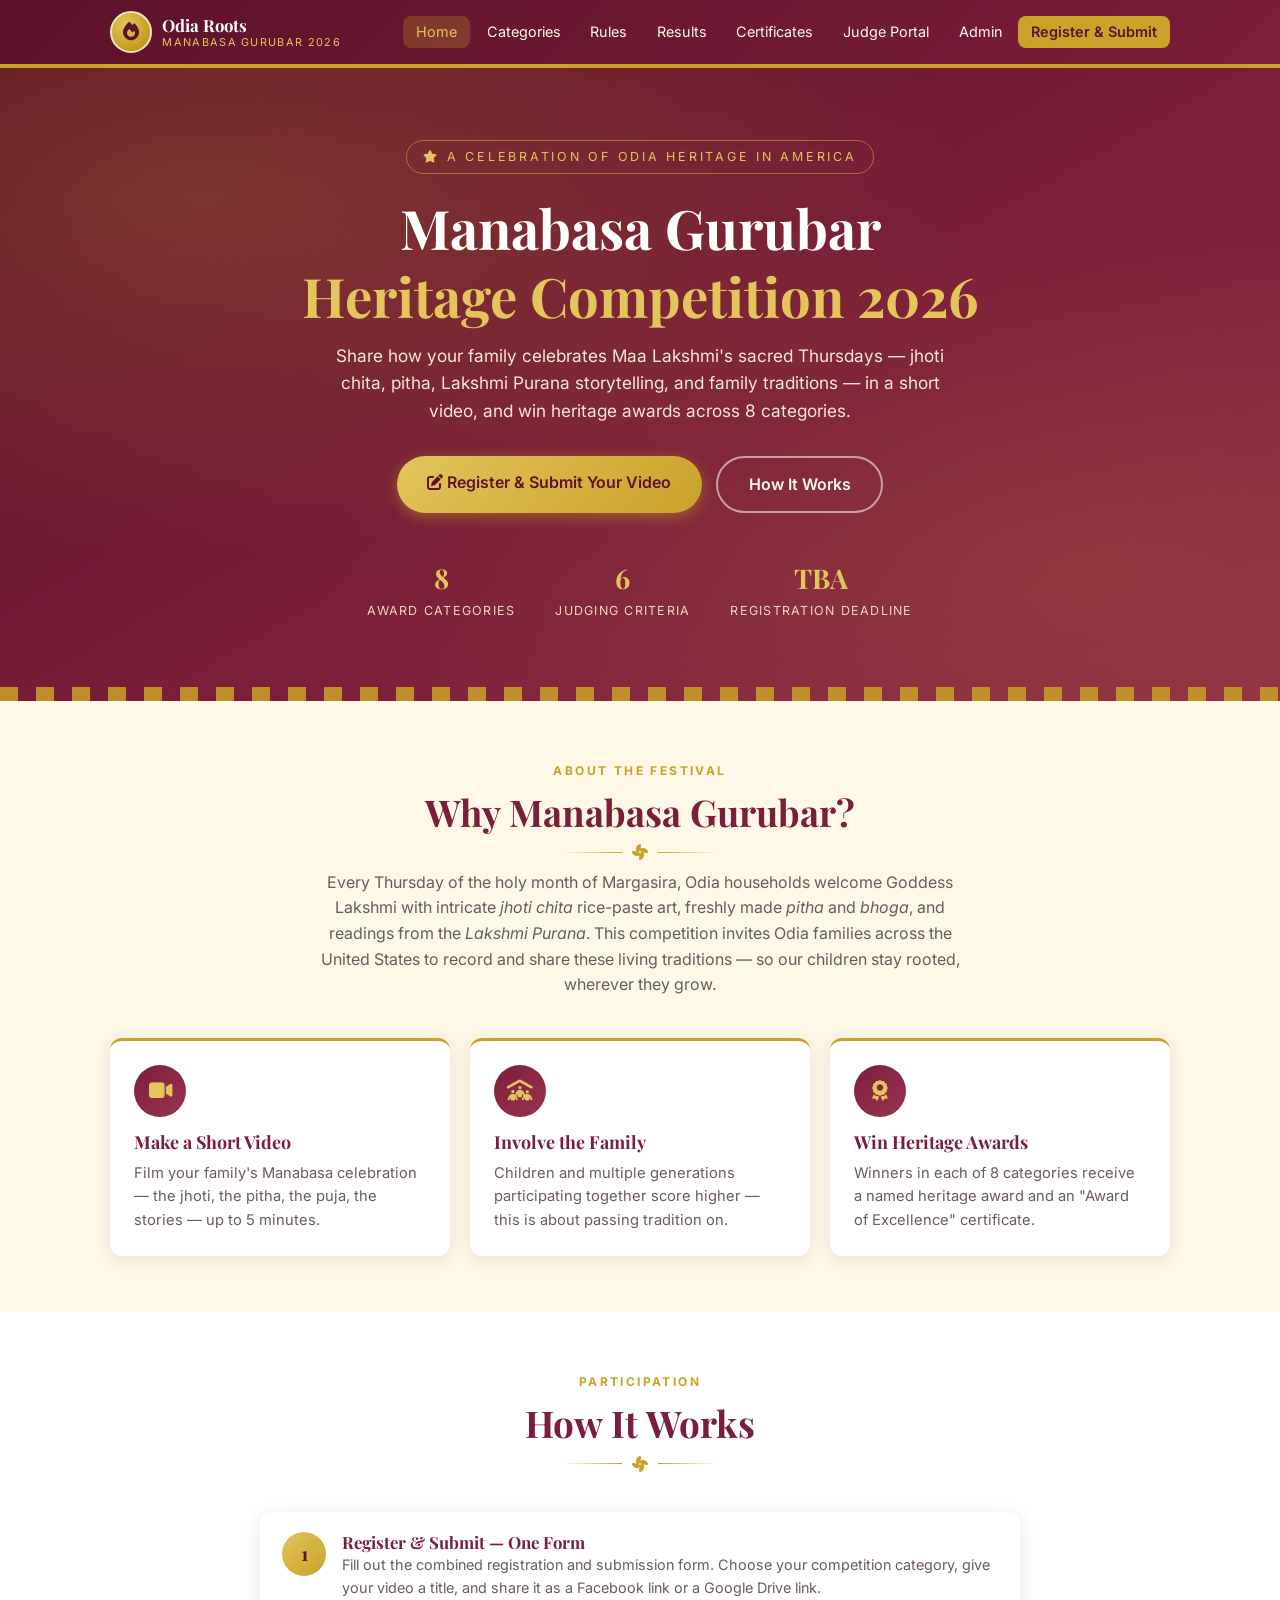
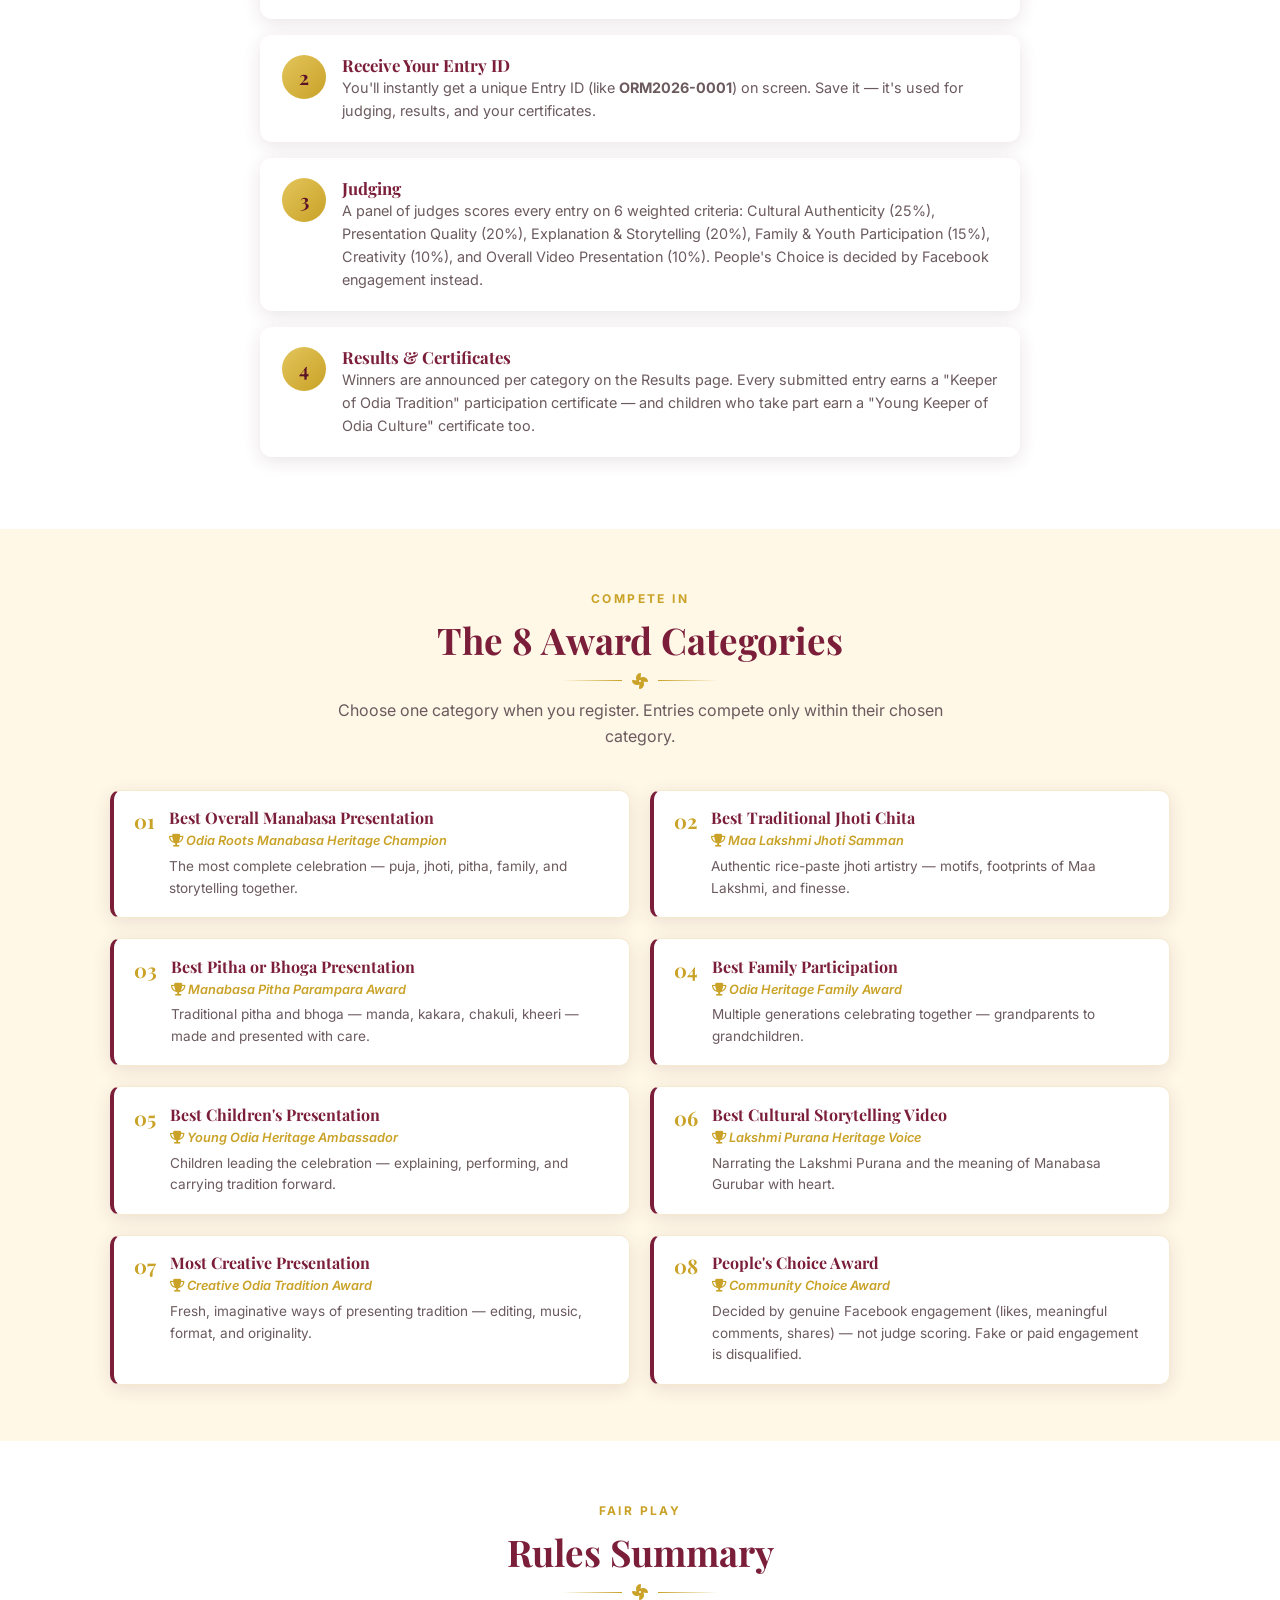
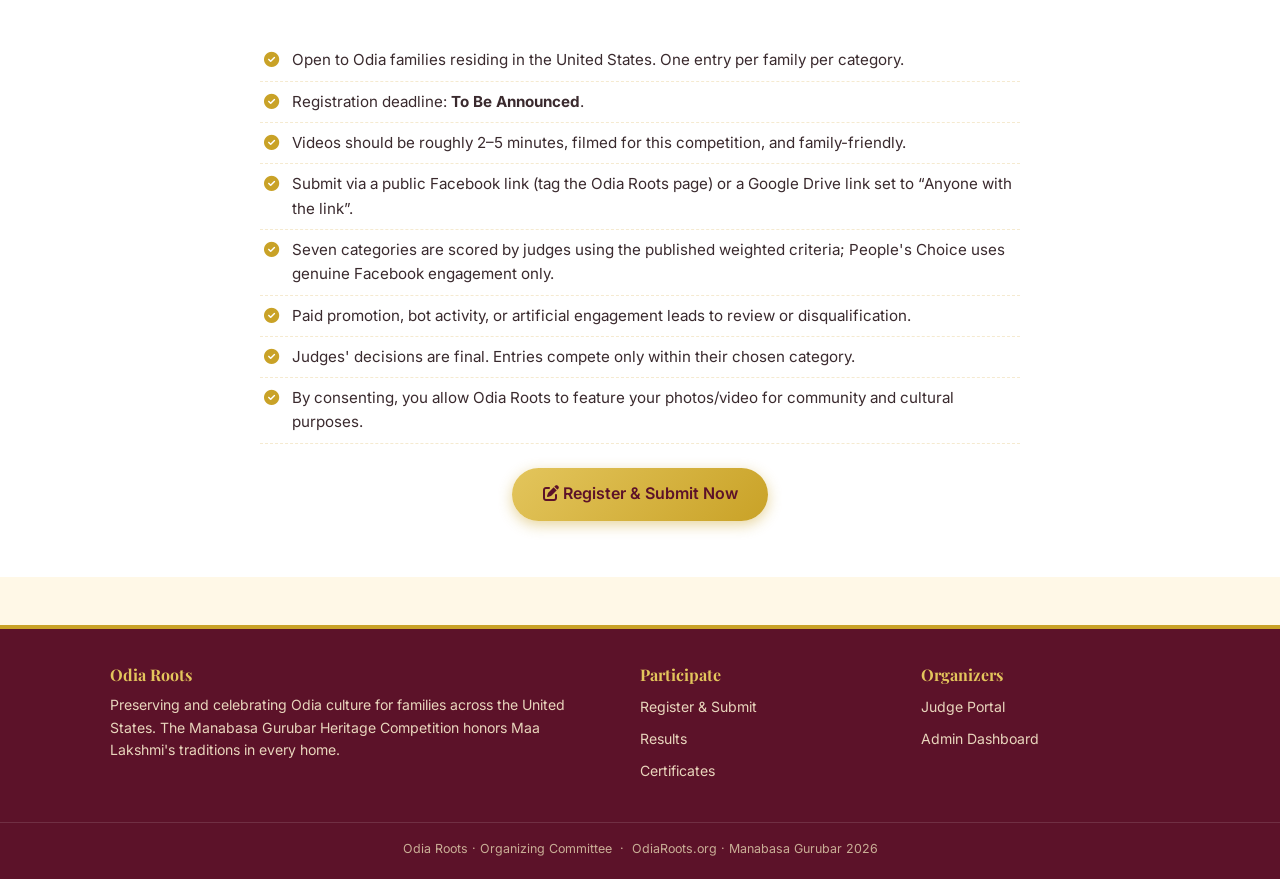
<file: index.html>
<!DOCTYPE html>
<html lang="en">
<head>
<meta charset="UTF-8">
<meta name="viewport" content="width=device-width, initial-scale=1.0">
<title>Odia Roots — Manabasa Gurubar Heritage Competition 2026</title>
<meta name="description" content="A US-based family cultural heritage video competition celebrating the Odia festival of Manabasa Gurubar. Register, submit your video, and celebrate Odia tradition.">
<link rel="preconnect" href="https://fonts.googleapis.com">
<link href="https://fonts.googleapis.com/css2?family=Playfair+Display:wght@500;600;700;800&family=Inter:wght@300;400;500;600;700&display=swap" rel="stylesheet">
<link rel="stylesheet" href="https://cdn.jsdelivr.net/npm/@fortawesome/fontawesome-free@6.4.0/css/all.min.css">
<link rel="stylesheet" href="css/style.css">
</head>
<body>

<header class="site-header">
  <nav class="nav-bar" aria-label="Main navigation">
    <a class="brand" href="index.html">
      <span class="brand-mark"><i class="fa-solid fa-fire" aria-hidden="true"></i></span>
      <span class="brand-text">
        <span class="brand-title">Odia Roots</span>
        <span class="brand-sub">Manabasa Gurubar 2026</span>
      </span>
    </a>
    <button class="nav-toggle" aria-label="Toggle menu"><i class="fa-solid fa-bars"></i></button>
    <ul class="nav-links">
      <li><a href="index.html" class="active">Home</a></li>
      <li><a href="index.html#categories">Categories</a></li>
      <li><a href="index.html#rules">Rules</a></li>
      <li><a href="results.html">Results</a></li>
      <li><a href="certificates.html">Certificates</a></li>
      <li><a href="judge.html">Judge Portal</a></li>
      <li><a href="admin.html">Admin</a></li>
      <li><a href="register.html" class="nav-cta">Register &amp; Submit</a></li>
    </ul>
  </nav>
</header>

<main>
  <!-- HERO -->
  <section class="hero" id="hero-section">
    <span class="kicker"><i class="fa-solid fa-star" aria-hidden="true"></i> A Celebration of Odia Heritage in America</span>
    <h1>Manabasa Gurubar<br><span class="gold">Heritage Competition 2026</span></h1>
    <p class="subtitle">
      Share how your family celebrates Maa Lakshmi's sacred Thursdays — jhoti chita, pitha,
      Lakshmi Purana storytelling, and family traditions — in a short video, and win heritage awards
      across 8 categories.
    </p>
    <div class="hero-actions">
      <a href="register.html" class="btn btn-gold"><i class="fa-solid fa-pen-to-square" aria-hidden="true"></i> Register &amp; Submit Your Video</a>
      <a href="#how-it-works" class="btn btn-outline">How It Works</a>
    </div>
    <div class="hero-stats">
      <div class="hero-stat"><div class="num">8</div><div class="lbl">Award Categories</div></div>
      <div class="hero-stat"><div class="num">6</div><div class="lbl">Judging Criteria</div></div>
      <div class="hero-stat"><div class="num" id="deadline-stat">TBA</div><div class="lbl">Registration Deadline</div></div>
    </div>
  </section>

  <!-- ABOUT -->
  <section class="section" id="about-section">
    <div class="container">
      <div class="section-head">
        <span class="eyebrow">About the Festival</span>
        <h2>Why Manabasa Gurubar?</h2>
        <div class="divider-motif"><i class="fa-solid fa-fan" aria-hidden="true"></i></div>
        <p>
          Every Thursday of the holy month of Margasira, Odia households welcome Goddess Lakshmi with
          intricate <em>jhoti chita</em> rice-paste art, freshly made <em>pitha</em> and <em>bhoga</em>,
          and readings from the <em>Lakshmi Purana</em>. This competition invites Odia families across
          the United States to record and share these living traditions — so our children stay rooted,
          wherever they grow.
        </p>
      </div>
      <div class="grid grid-3">
        <article class="card">
          <div class="icon-circle"><i class="fa-solid fa-video" aria-hidden="true"></i></div>
          <h3>Make a Short Video</h3>
          <p>Film your family's Manabasa celebration — the jhoti, the pitha, the puja, the stories — up to 5 minutes.</p>
        </article>
        <article class="card">
          <div class="icon-circle"><i class="fa-solid fa-people-roof" aria-hidden="true"></i></div>
          <h3>Involve the Family</h3>
          <p>Children and multiple generations participating together score higher — this is about passing tradition on.</p>
        </article>
        <article class="card">
          <div class="icon-circle"><i class="fa-solid fa-award" aria-hidden="true"></i></div>
          <h3>Win Heritage Awards</h3>
          <p>Winners in each of 8 categories receive a named heritage award and an "Award of Excellence" certificate.</p>
        </article>
      </div>
    </div>
  </section>

  <!-- HOW IT WORKS -->
  <section class="section section-alt" id="how-it-works">
    <div class="container">
      <div class="section-head">
        <span class="eyebrow">Participation</span>
        <h2>How It Works</h2>
        <div class="divider-motif"><i class="fa-solid fa-fan" aria-hidden="true"></i></div>
      </div>
      <div class="steps" style="max-width:760px;margin:0 auto;">
        <div class="step">
          <div class="step-num">1</div>
          <div><h3>Register &amp; Submit — One Form</h3>
          <p>Fill out the combined registration and submission form. Choose your competition category, give your video a title, and share it as a Facebook link or a Google Drive link.</p></div>
        </div>
        <div class="step">
          <div class="step-num">2</div>
          <div><h3>Receive Your Entry ID</h3>
          <p>You'll instantly get a unique Entry ID (like <strong>ORM2026-0001</strong>) on screen. Save it — it's used for judging, results, and your certificates.</p></div>
        </div>
        <div class="step">
          <div class="step-num">3</div>
          <div><h3>Judging</h3>
          <p>A panel of judges scores every entry on 6 weighted criteria: Cultural Authenticity (25%), Presentation Quality (20%), Explanation &amp; Storytelling (20%), Family &amp; Youth Participation (15%), Creativity (10%), and Overall Video Presentation (10%). People's Choice is decided by Facebook engagement instead.</p></div>
        </div>
        <div class="step">
          <div class="step-num">4</div>
          <div><h3>Results &amp; Certificates</h3>
          <p>Winners are announced per category on the Results page. Every submitted entry earns a "Keeper of Odia Tradition" participation certificate — and children who take part earn a "Young Keeper of Odia Culture" certificate too.</p></div>
        </div>
      </div>
    </div>
  </section>

  <!-- CATEGORIES -->
  <section class="section" id="categories">
    <div class="container">
      <div class="section-head">
        <span class="eyebrow">Compete In</span>
        <h2>The 8 Award Categories</h2>
        <div class="divider-motif"><i class="fa-solid fa-fan" aria-hidden="true"></i></div>
        <p>Choose one category when you register. Entries compete only within their chosen category.</p>
      </div>
      <div class="grid grid-2">
        <article class="category-card"><div class="cat-num">01</div><div>
          <h3>Best Overall Manabasa Presentation</h3>
          <div class="award-name"><i class="fa-solid fa-trophy" aria-hidden="true"></i> Odia Roots Manabasa Heritage Champion</div>
          <p>The most complete celebration — puja, jhoti, pitha, family, and storytelling together.</p>
        </div></article>
        <article class="category-card"><div class="cat-num">02</div><div>
          <h3>Best Traditional Jhoti Chita</h3>
          <div class="award-name"><i class="fa-solid fa-trophy" aria-hidden="true"></i> Maa Lakshmi Jhoti Samman</div>
          <p>Authentic rice-paste jhoti artistry — motifs, footprints of Maa Lakshmi, and finesse.</p>
        </div></article>
        <article class="category-card"><div class="cat-num">03</div><div>
          <h3>Best Pitha or Bhoga Presentation</h3>
          <div class="award-name"><i class="fa-solid fa-trophy" aria-hidden="true"></i> Manabasa Pitha Parampara Award</div>
          <p>Traditional pitha and bhoga — manda, kakara, chakuli, kheeri — made and presented with care.</p>
        </div></article>
        <article class="category-card"><div class="cat-num">04</div><div>
          <h3>Best Family Participation</h3>
          <div class="award-name"><i class="fa-solid fa-trophy" aria-hidden="true"></i> Odia Heritage Family Award</div>
          <p>Multiple generations celebrating together — grandparents to grandchildren.</p>
        </div></article>
        <article class="category-card"><div class="cat-num">05</div><div>
          <h3>Best Children's Presentation</h3>
          <div class="award-name"><i class="fa-solid fa-trophy" aria-hidden="true"></i> Young Odia Heritage Ambassador</div>
          <p>Children leading the celebration — explaining, performing, and carrying tradition forward.</p>
        </div></article>
        <article class="category-card"><div class="cat-num">06</div><div>
          <h3>Best Cultural Storytelling Video</h3>
          <div class="award-name"><i class="fa-solid fa-trophy" aria-hidden="true"></i> Lakshmi Purana Heritage Voice</div>
          <p>Narrating the Lakshmi Purana and the meaning of Manabasa Gurubar with heart.</p>
        </div></article>
        <article class="category-card"><div class="cat-num">07</div><div>
          <h3>Most Creative Presentation</h3>
          <div class="award-name"><i class="fa-solid fa-trophy" aria-hidden="true"></i> Creative Odia Tradition Award</div>
          <p>Fresh, imaginative ways of presenting tradition — editing, music, format, and originality.</p>
        </div></article>
        <article class="category-card"><div class="cat-num">08</div><div>
          <h3>People's Choice Award</h3>
          <div class="award-name"><i class="fa-solid fa-trophy" aria-hidden="true"></i> Community Choice Award</div>
          <p>Decided by genuine Facebook engagement (likes, meaningful comments, shares) — not judge scoring. Fake or paid engagement is disqualified.</p>
        </div></article>
      </div>
    </div>
  </section>

  <!-- RULES -->
  <section class="section section-alt" id="rules">
    <div class="container">
      <div class="section-head">
        <span class="eyebrow">Fair Play</span>
        <h2>Rules Summary</h2>
        <div class="divider-motif"><i class="fa-solid fa-fan" aria-hidden="true"></i></div>
      </div>
      <div style="max-width:760px;margin:0 auto;">
        <ul class="rules-list">
          <li><i class="fa-solid fa-circle-check"></i> Open to Odia families residing in the United States. One entry per family per category.</li>
          <li><i class="fa-solid fa-circle-check"></i> Registration deadline: <strong id="deadline-inline">To Be Announced</strong>.</li>
          <li><i class="fa-solid fa-circle-check"></i> Videos should be roughly 2–5 minutes, filmed for this competition, and family-friendly.</li>
          <li><i class="fa-solid fa-circle-check"></i> Submit via a public Facebook link (tag the Odia Roots page) or a Google Drive link set to “Anyone with the link”.</li>
          <li><i class="fa-solid fa-circle-check"></i> Seven categories are scored by judges using the published weighted criteria; People's Choice uses genuine Facebook engagement only.</li>
          <li><i class="fa-solid fa-circle-check"></i> Paid promotion, bot activity, or artificial engagement leads to review or disqualification.</li>
          <li><i class="fa-solid fa-circle-check"></i> Judges' decisions are final. Entries compete only within their chosen category.</li>
          <li><i class="fa-solid fa-circle-check"></i> By consenting, you allow Odia Roots to feature your photos/video for community and cultural purposes.</li>
        </ul>
        <div class="text-center mt-3">
          <a href="register.html" class="btn btn-gold"><i class="fa-solid fa-pen-to-square" aria-hidden="true"></i> Register &amp; Submit Now</a>
        </div>
      </div>
    </div>
  </section>
</main>

<footer class="site-footer">
  <div class="footer-grid">
    <div>
      <h4>Odia Roots</h4>
      <p style="font-size:0.88rem;">Preserving and celebrating Odia culture for families across the United States. The Manabasa Gurubar Heritage Competition honors Maa Lakshmi's traditions in every home.</p>
    </div>
    <div>
      <h4>Participate</h4>
      <ul>
        <li><a href="register.html">Register &amp; Submit</a></li>
        <li><a href="results.html">Results</a></li>
        <li><a href="certificates.html">Certificates</a></li>
      </ul>
    </div>
    <div>
      <h4>Organizers</h4>
      <ul>
        <li><a href="judge.html">Judge Portal</a></li>
        <li><a href="admin.html">Admin Dashboard</a></li>
      </ul>
    </div>
  </div>
  <div class="footer-bottom">
    Odia Roots · Organizing Committee &nbsp;·&nbsp; OdiaRoots.org · Manabasa Gurubar 2026
  </div>
</footer>

<script src="js/utils.js"></script>
<script>
  // Show the registration deadline from settings (default "To Be Announced")
  (async () => {
    try {
      const s = await ORM.getSettings();
      const dl = s.registration_deadline?.value || 'To Be Announced';
      const isTBA = /to be announced/i.test(dl);
      document.getElementById('deadline-inline').textContent = dl;
      document.getElementById('deadline-stat').textContent = isTBA ? 'TBA' : dl;
    } catch (e) { console.warn('Settings unavailable', e); }
  })();
</script>
</body>
</html>
</file>
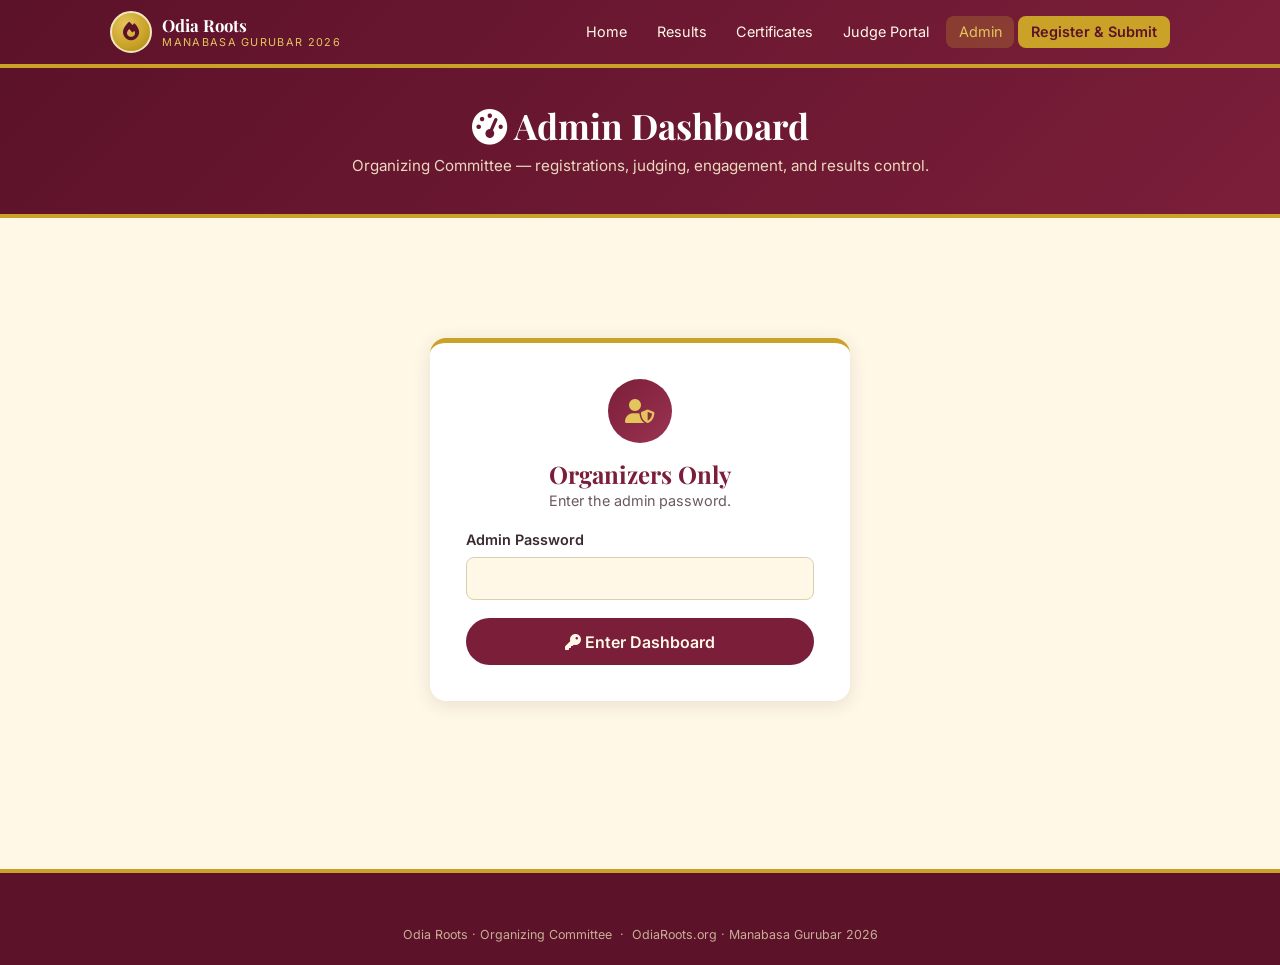
<file: admin.html>
<!DOCTYPE html>
<html lang="en">
<head>
<meta charset="UTF-8">
<meta name="viewport" content="width=device-width, initial-scale=1.0">
<title>Admin Dashboard — Odia Roots Manabasa Competition 2026</title>
<link rel="preconnect" href="https://fonts.googleapis.com">
<link href="https://fonts.googleapis.com/css2?family=Playfair+Display:wght@500;600;700;800&family=Inter:wght@300;400;500;600;700&display=swap" rel="stylesheet">
<link rel="stylesheet" href="https://cdn.jsdelivr.net/npm/@fortawesome/fontawesome-free@6.4.0/css/all.min.css">
<link rel="stylesheet" href="css/style.css">
</head>
<body>

<header class="site-header">
  <nav class="nav-bar" aria-label="Main navigation">
    <a class="brand" href="index.html">
      <span class="brand-mark"><i class="fa-solid fa-fire" aria-hidden="true"></i></span>
      <span class="brand-text">
        <span class="brand-title">Odia Roots</span>
        <span class="brand-sub">Manabasa Gurubar 2026</span>
      </span>
    </a>
    <button class="nav-toggle" aria-label="Toggle menu"><i class="fa-solid fa-bars"></i></button>
    <ul class="nav-links">
      <li><a href="index.html">Home</a></li>
      <li><a href="results.html">Results</a></li>
      <li><a href="certificates.html">Certificates</a></li>
      <li><a href="judge.html">Judge Portal</a></li>
      <li><a href="admin.html" class="active">Admin</a></li>
      <li><a href="register.html" class="nav-cta">Register &amp; Submit</a></li>
    </ul>
  </nav>
</header>

<div class="page-title-band">
  <h1><i class="fa-solid fa-gauge-high" aria-hidden="true"></i> Admin Dashboard</h1>
  <p>Organizing Committee — registrations, judging, engagement, and results control.</p>
</div>

<main class="section">
  <div class="container">

    <!-- LOGIN GATE -->
    <div class="login-shell" id="login-shell">
      <div class="lock-circle"><i class="fa-solid fa-user-shield" aria-hidden="true"></i></div>
      <h2>Organizers Only</h2>
      <p class="muted mb-2" style="font-size:0.9rem;">Enter the admin password.</p>
      <div id="login-alert" class="alert alert-error hidden" role="alert"></div>
      <form id="login-form">
        <div class="form-group" style="text-align:left;">
          <label for="admin-pass">Admin Password</label>
          <input type="password" id="admin-pass" autocomplete="current-password" required>
        </div>
        <button type="submit" class="btn btn-maroon" style="width:100%;"><i class="fa-solid fa-key" aria-hidden="true"></i> Enter Dashboard</button>
      </form>
    </div>

    <!-- DASHBOARD -->
    <div id="dashboard" class="hidden">
      <div style="display:flex;justify-content:space-between;align-items:center;flex-wrap:wrap;gap:0.75rem;margin-bottom:1.25rem;">
        <div class="tabs" style="margin-bottom:0;border-bottom:none;padding-bottom:0;">
          <button class="tab-btn active" data-tab="overview"><i class="fa-solid fa-chart-pie" aria-hidden="true"></i> Overview</button>
          <button class="tab-btn" data-tab="entries"><i class="fa-solid fa-table-list" aria-hidden="true"></i> Entries</button>
          <button class="tab-btn" data-tab="leaderboard"><i class="fa-solid fa-ranking-star" aria-hidden="true"></i> Judging Leaderboard</button>
          <button class="tab-btn" data-tab="peoples-choice"><i class="fa-brands fa-facebook" aria-hidden="true"></i> People's Choice</button>
          <button class="tab-btn" data-tab="settings"><i class="fa-solid fa-gear" aria-hidden="true"></i> Settings</button>
        </div>
        <button class="btn btn-sm btn-maroon" id="logout-btn"><i class="fa-solid fa-right-from-bracket" aria-hidden="true"></i> Log out</button>
      </div>

      <div id="admin-alert" class="alert alert-success hidden" role="status"></div>

      <!-- OVERVIEW -->
      <section class="tab-panel active" id="tab-overview">
        <div class="grid grid-4 mb-3" id="stat-cards"></div>

        <div class="grid grid-2">
          <div class="card">
            <h3><i class="fa-solid fa-layer-group" aria-hidden="true"></i> Registrations by Category</h3>
            <div id="by-category" class="mt-2"></div>
          </div>
          <div class="card">
            <h3><i class="fa-solid fa-map-location-dot" aria-hidden="true"></i> Registrations by State</h3>
            <div id="by-state" class="mt-2"></div>
          </div>
        </div>

        <div class="card mt-3">
          <h3><i class="fa-solid fa-bell" aria-hidden="true"></i> Video Follow-Up List <span class="muted" style="font-size:0.8rem;font-weight:400;">registered but no video yet</span></h3>
          <div class="table-wrap mt-2">
            <table class="data-table" id="pending-table">
              <thead><tr><th>Entry ID</th><th>Name</th><th>Category</th><th>Email</th><th>Phone</th><th>Registered</th></tr></thead>
              <tbody></tbody>
            </table>
          </div>
        </div>
      </section>

      <!-- ENTRIES -->
      <section class="tab-panel" id="tab-entries">
        <div class="filter-bar">
          <input type="text" id="entry-search" placeholder="Search Entry ID, name, city, email…" aria-label="Search entries">
          <select id="entry-cat-filter" aria-label="Filter by category"><option value="">All categories</option></select>
          <select id="entry-status-filter" aria-label="Filter by status">
            <option value="">All statuses</option>
            <option>Registered</option><option>Video Submitted</option><option>Judged</option><option>Winner</option>
          </select>
          <button class="btn btn-sm btn-maroon" id="export-csv"><i class="fa-solid fa-file-csv" aria-hidden="true"></i> Export CSV</button>
        </div>
        <div class="table-wrap">
          <table class="data-table" id="entries-table">
            <thead><tr><th>Entry ID</th><th>Name</th><th>Location</th><th>Category</th><th>Title</th><th>Video</th><th>Status</th><th>Avg Score</th><th>Details</th></tr></thead>
            <tbody></tbody>
          </table>
        </div>
        <div id="entry-detail" class="card mt-3 hidden"></div>
      </section>

      <!-- LEADERBOARD -->
      <section class="tab-panel" id="tab-leaderboard">
        <p class="muted mb-2" style="font-size:0.88rem;"><i class="fa-solid fa-circle-info" aria-hidden="true"></i> Ranked by averaged weighted judge scores <strong>within each category</strong>. People's Choice is excluded here — it is decided by Facebook engagement on its own tab.</p>
        <div id="leaderboard-wrap"></div>
      </section>

      <!-- PEOPLE'S CHOICE -->
      <section class="tab-panel" id="tab-peoples-choice">
        <p class="muted mb-2" style="font-size:0.88rem;">
          <i class="fa-solid fa-circle-info" aria-hidden="true"></i> Only entries submitted to the <strong>People's Choice Award</strong> category appear here.
          Log Facebook engagement manually; Engagement Score = Likes + (Comments × 2) + (Shares × 3).
          Use "Flagged Suspicious" for suspected paid promotion or fake engagement.
        </p>
        <div class="table-wrap">
          <table class="data-table" id="pc-table">
            <thead><tr><th>Rank</th><th>Entry ID</th><th>Participant</th><th>Likes</th><th>Comments</th><th>Shares</th><th>Engagement</th><th>Flagged Suspicious</th><th></th></tr></thead>
            <tbody></tbody>
          </table>
        </div>
      </section>

      <!-- SETTINGS -->
      <section class="tab-panel" id="tab-settings">
        <div class="grid grid-2">
          <div class="card">
            <h3><i class="fa-solid fa-bullhorn" aria-hidden="true"></i> Results Publication</h3>
            <p class="mb-2">When published, category winners appear on the public Results page. Keep unpublished until judging is complete.</p>
            <div id="publish-state" class="alert alert-info">Loading…</div>
            <button class="btn btn-gold" id="toggle-publish">Toggle</button>
          </div>
          <div class="card">
            <h3><i class="fa-solid fa-calendar-day" aria-hidden="true"></i> Registration Deadline</h3>
            <p class="mb-2">Shown on the landing page. Currently a placeholder until finalized.</p>
            <div class="form-group">
              <label for="deadline-input">Deadline text</label>
              <input type="text" id="deadline-input" placeholder="To Be Announced">
            </div>
            <button class="btn btn-maroon" id="save-deadline">Save Deadline</button>
          </div>
        </div>
        <div class="card mt-3">
          <h3><i class="fa-solid fa-key" aria-hidden="true"></i> Judge &amp; Admin Passwords</h3>
          <p class="mb-2">Logins are real accounts managed in Supabase, so passwords can no longer be changed from this page. To change one, open your Supabase project → <strong>SQL Editor</strong> and run the "change password" command from your <code>docs</code> folder (ask Om if unsure). Change the judge password after judging ends.</p>
          <p style="font-size:0.85rem;color:var(--ink-soft);"><i class="fa-solid fa-shield-halved" aria-hidden="true"></i> The database itself checks your login on every request, so participant details and scores are protected even if someone bypasses this page.</p>
        </div>
        <div class="card mt-3">
          <h3><i class="fa-solid fa-envelope" aria-hidden="true"></i> Email Confirmations</h3>
          <p>Email sending is <strong>prepared but inactive</strong>. On-screen Entry ID confirmation is the active method. When a provider (e.g. Resend) is chosen, it will be connected through securely stored secrets on a server-side proxy — never an API key in this site's code.</p>
        </div>
      </section>
    </div>
  </div>
</main>

<footer class="site-footer">
  <div class="footer-bottom" style="border-top:none;margin-top:0;">
    Odia Roots · Organizing Committee &nbsp;·&nbsp; OdiaRoots.org · Manabasa Gurubar 2026
  </div>
</footer>

<script src="js/utils.js"></script>
<script src="js/admin.js"></script>
</body>
</html>
</file>
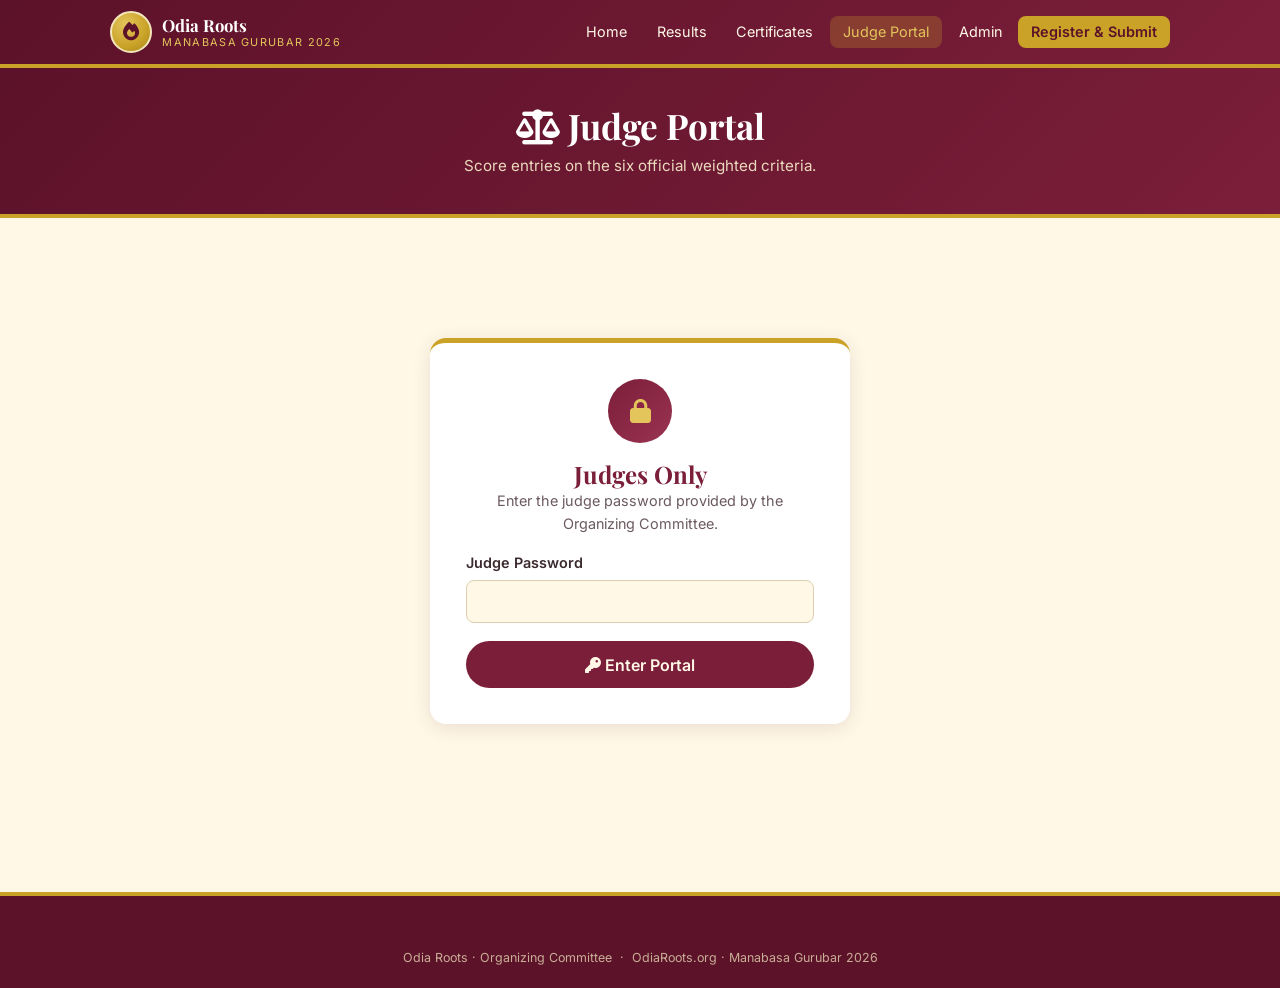
<file: judge.html>
<!DOCTYPE html>
<html lang="en">
<head>
<meta charset="UTF-8">
<meta name="viewport" content="width=device-width, initial-scale=1.0">
<title>Judge Portal — Odia Roots Manabasa Competition 2026</title>
<link rel="preconnect" href="https://fonts.googleapis.com">
<link href="https://fonts.googleapis.com/css2?family=Playfair+Display:wght@500;600;700;800&family=Inter:wght@300;400;500;600;700&display=swap" rel="stylesheet">
<link rel="stylesheet" href="https://cdn.jsdelivr.net/npm/@fortawesome/fontawesome-free@6.4.0/css/all.min.css">
<link rel="stylesheet" href="css/style.css">
</head>
<body>

<header class="site-header">
  <nav class="nav-bar" aria-label="Main navigation">
    <a class="brand" href="index.html">
      <span class="brand-mark"><i class="fa-solid fa-fire" aria-hidden="true"></i></span>
      <span class="brand-text">
        <span class="brand-title">Odia Roots</span>
        <span class="brand-sub">Manabasa Gurubar 2026</span>
      </span>
    </a>
    <button class="nav-toggle" aria-label="Toggle menu"><i class="fa-solid fa-bars"></i></button>
    <ul class="nav-links">
      <li><a href="index.html">Home</a></li>
      <li><a href="results.html">Results</a></li>
      <li><a href="certificates.html">Certificates</a></li>
      <li><a href="judge.html" class="active">Judge Portal</a></li>
      <li><a href="admin.html">Admin</a></li>
      <li><a href="register.html" class="nav-cta">Register &amp; Submit</a></li>
    </ul>
  </nav>
</header>

<div class="page-title-band">
  <h1><i class="fa-solid fa-scale-balanced" aria-hidden="true"></i> Judge Portal</h1>
  <p>Score entries on the six official weighted criteria.</p>
</div>

<main class="section">
  <div class="container">

    <!-- LOGIN GATE -->
    <div class="login-shell" id="login-shell">
      <div class="lock-circle"><i class="fa-solid fa-lock" aria-hidden="true"></i></div>
      <h2>Judges Only</h2>
      <p class="muted mb-2" style="font-size:0.9rem;">Enter the judge password provided by the Organizing Committee.</p>
      <div id="login-alert" class="alert alert-error hidden" role="alert"></div>
      <form id="login-form">
        <div class="form-group" style="text-align:left;">
          <label for="judge-pass">Judge Password</label>
          <input type="password" id="judge-pass" autocomplete="current-password" required>
        </div>
        <button type="submit" class="btn btn-maroon" style="width:100%;"><i class="fa-solid fa-key" aria-hidden="true"></i> Enter Portal</button>
      </form>
    </div>

    <!-- PORTAL -->
    <div id="portal" class="hidden">
      <div style="display:flex;justify-content:flex-end;max-width:760px;margin:0 auto 0.75rem;">
        <button class="btn btn-sm btn-maroon" id="logout-btn"><i class="fa-solid fa-right-from-bracket" aria-hidden="true"></i> Log out</button>
      </div>

      <div class="form-shell" id="scorecard-shell">
        <div class="form-banner">
          <h2><i class="fa-solid fa-clipboard-list" aria-hidden="true"></i> Judge Scorecard</h2>
          <p>Score each criterion 0–10. Your weighted total appears live below. Re-submitting for the same Entry ID replaces your previous scorecard for that entry.</p>
        </div>
        <div class="form-body">
          <div id="sc-alert" class="alert alert-error hidden" role="alert"></div>
          <div id="sc-success" class="alert alert-success hidden" role="status"></div>

          <form id="scorecard-form" novalidate>
            <div class="form-row">
              <div class="form-group">
                <label for="sc-entry">Entry ID of the participant you are judging <span class="req">*</span></label>
                <select id="sc-entry" required>
                  <option value="">— Select the participant's Entry ID —</option>
                </select>
                <div class="hint"><i class="fa-solid fa-triangle-exclamation" aria-hidden="true"></i> This is the <strong>participant's</strong> Entry ID (ORM2026-XXXX) — <strong>not your own name or ID</strong>.</div>
                <div class="field-error" id="err-sc-entry">Please select the Entry ID you are judging.</div>
              </div>
              <div class="form-group">
                <label for="sc-judge">Your Judge Name <span class="req">*</span></label>
                <input type="text" id="sc-judge" required placeholder="e.g. Dr. S. Pattnaik">
                <div class="hint">Use the same spelling every time so your re-scores replace correctly.</div>
                <div class="field-error" id="err-sc-judge">Please enter your name as the judge.</div>
              </div>
            </div>

            <div id="entry-preview" class="alert alert-info hidden" style="font-size:0.88rem;"></div>

            <fieldset>
              <legend>Scores (0–10 each)</legend>
              <div class="score-grid" id="score-grid"><!-- built by JS --></div>
              <div class="field-error" id="err-scores">All six criteria need a score between 0 and 10.</div>
              <div class="score-preview">
                <span><i class="fa-solid fa-calculator" aria-hidden="true"></i> Weighted Final Score (0–100)</span>
                <span class="val" id="live-score">0.00</span>
              </div>
            </fieldset>

            <div class="form-group">
              <label for="sc-comments">Comments <span class="muted">(optional)</span></label>
              <textarea id="sc-comments" placeholder="Notes on the entry's strengths, authenticity, presentation…"></textarea>
            </div>

            <button type="submit" class="btn btn-gold" id="sc-submit" style="width:100%;">
              <i class="fa-solid fa-paper-plane" aria-hidden="true"></i> Submit Scorecard
            </button>
          </form>
        </div>
      </div>

      <!-- My scorecards -->
      <section class="mt-4" style="max-width:900px;margin-left:auto;margin-right:auto;">
        <h2 style="font-size:1.3rem;margin-bottom:0.75rem;"><i class="fa-solid fa-list-check" aria-hidden="true"></i> Scorecards You've Submitted</h2>
        <p class="muted mb-2" style="font-size:0.85rem;">Enter your judge name above to see your scorecards. Only your most recent scorecard per entry counts.</p>
        <div class="table-wrap">
          <table class="data-table" id="my-scores-table">
            <thead><tr><th>Entry ID</th><th>Participant</th><th>Category</th><th>Final Score</th><th>Scored</th></tr></thead>
            <tbody><tr><td colspan="5" class="muted text-center">No scorecards yet.</td></tr></tbody>
          </table>
        </div>
      </section>
    </div>
  </div>
</main>

<footer class="site-footer">
  <div class="footer-bottom" style="border-top:none;margin-top:0;">
    Odia Roots · Organizing Committee &nbsp;·&nbsp; OdiaRoots.org · Manabasa Gurubar 2026
  </div>
</footer>

<script src="js/utils.js"></script>
<script src="js/judge.js"></script>
</body>
</html>
</file>
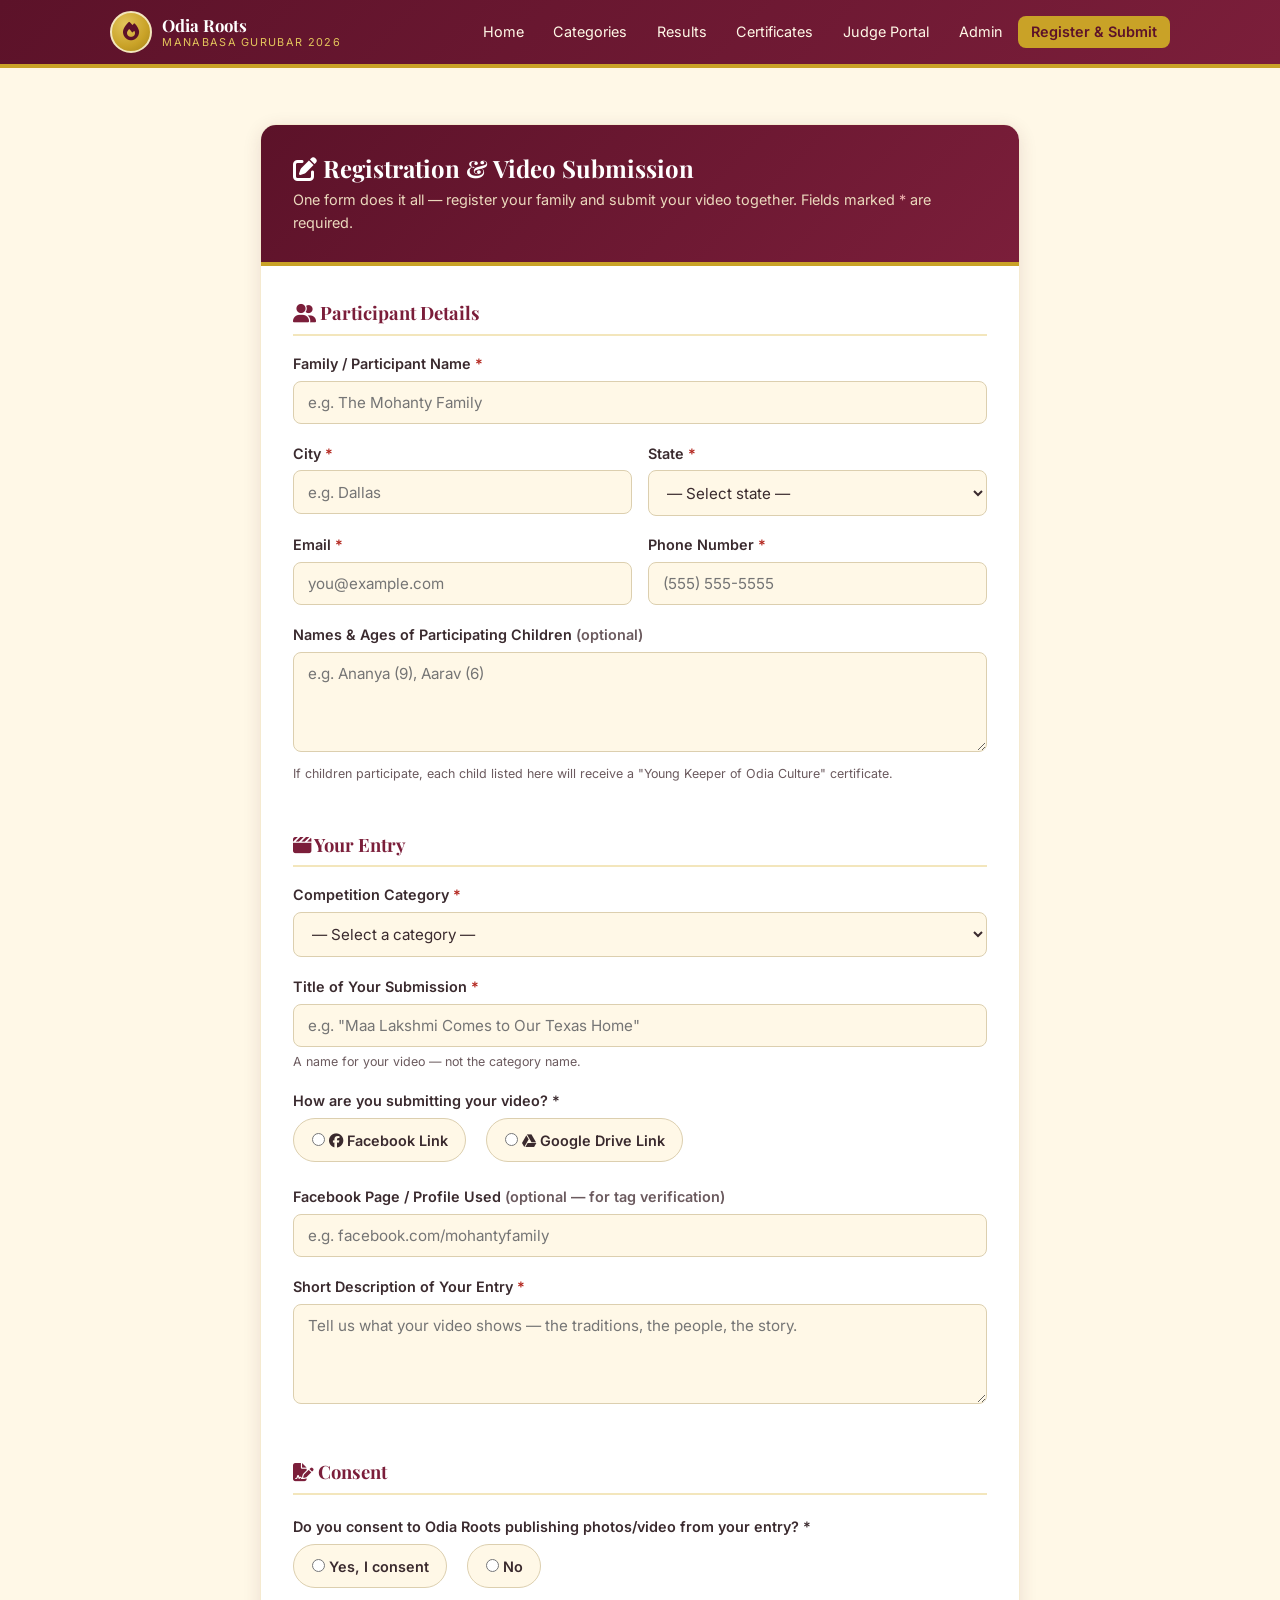
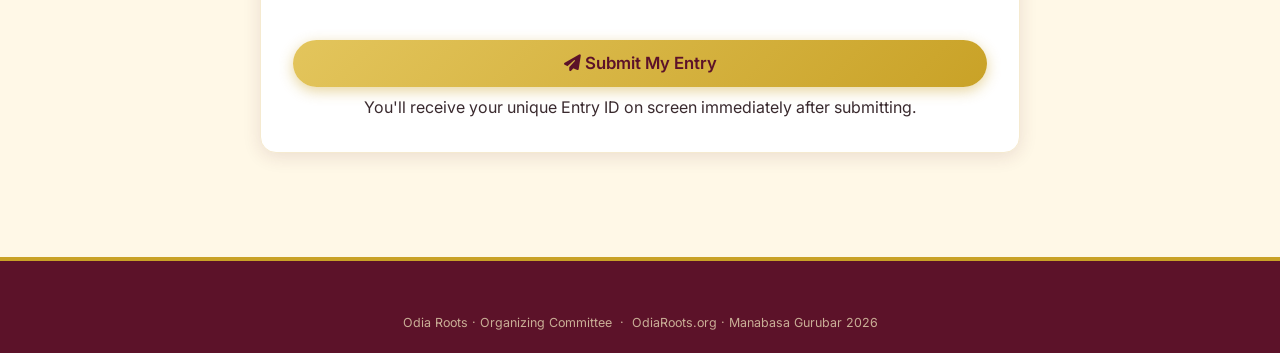
<file: register.html>
<!DOCTYPE html>
<html lang="en">
<head>
<meta charset="UTF-8">
<meta name="viewport" content="width=device-width, initial-scale=1.0">
<title>Register &amp; Submit — Odia Roots Manabasa Competition 2026</title>
<link rel="preconnect" href="https://fonts.googleapis.com">
<link href="https://fonts.googleapis.com/css2?family=Playfair+Display:wght@500;600;700;800&family=Inter:wght@300;400;500;600;700&display=swap" rel="stylesheet">
<link rel="stylesheet" href="https://cdn.jsdelivr.net/npm/@fortawesome/fontawesome-free@6.4.0/css/all.min.css">
<link rel="stylesheet" href="css/style.css">
</head>
<body>

<header class="site-header">
  <nav class="nav-bar" aria-label="Main navigation">
    <a class="brand" href="index.html">
      <span class="brand-mark"><i class="fa-solid fa-fire" aria-hidden="true"></i></span>
      <span class="brand-text">
        <span class="brand-title">Odia Roots</span>
        <span class="brand-sub">Manabasa Gurubar 2026</span>
      </span>
    </a>
    <button class="nav-toggle" aria-label="Toggle menu"><i class="fa-solid fa-bars"></i></button>
    <ul class="nav-links">
      <li><a href="index.html">Home</a></li>
      <li><a href="index.html#categories">Categories</a></li>
      <li><a href="results.html">Results</a></li>
      <li><a href="certificates.html">Certificates</a></li>
      <li><a href="judge.html">Judge Portal</a></li>
      <li><a href="admin.html">Admin</a></li>
      <li><a href="register.html" class="nav-cta active">Register &amp; Submit</a></li>
    </ul>
  </nav>
</header>

<main class="section">
  <div class="container">
    <div class="form-shell" id="form-shell">
      <div class="form-banner">
        <h1><i class="fa-solid fa-pen-to-square" aria-hidden="true"></i> Registration &amp; Video Submission</h1>
        <p>One form does it all — register your family and submit your video together. Fields marked <span style="color:#F3B8B4">*</span> are required.</p>
      </div>

      <div class="form-body">
        <div id="form-alert" class="alert alert-error hidden" role="alert"></div>

        <form id="entry-form" novalidate>
          <!-- PARTICIPANT -->
          <fieldset>
            <legend><i class="fa-solid fa-user-group" aria-hidden="true"></i> Participant Details</legend>

            <div class="form-group">
              <label for="participant_name">Family / Participant Name <span class="req">*</span></label>
              <input type="text" id="participant_name" name="participant_name" required autocomplete="name" placeholder="e.g. The Mohanty Family">
              <div class="field-error" id="err-participant_name">Please enter your family or participant name.</div>
            </div>

            <div class="form-row">
              <div class="form-group">
                <label for="city">City <span class="req">*</span></label>
                <input type="text" id="city" name="city" required autocomplete="address-level2" placeholder="e.g. Dallas">
                <div class="field-error" id="err-city">Please enter your city.</div>
              </div>
              <div class="form-group">
                <label for="state">State <span class="req">*</span></label>
                <select id="state" name="state" required>
                  <option value="">— Select state —</option>
                </select>
                <div class="field-error" id="err-state">Please select your state.</div>
              </div>
            </div>

            <div class="form-row">
              <div class="form-group">
                <label for="email">Email <span class="req">*</span></label>
                <input type="email" id="email" name="email" required autocomplete="email" placeholder="you@example.com">
                <div class="field-error" id="err-email">Please enter a valid email address.</div>
              </div>
              <div class="form-group">
                <label for="phone">Phone Number <span class="req">*</span></label>
                <input type="tel" id="phone" name="phone" required autocomplete="tel" placeholder="(555) 555-5555">
                <div class="field-error" id="err-phone">Please enter a valid phone number.</div>
              </div>
            </div>

            <div class="form-group">
              <label for="children_info">Names &amp; Ages of Participating Children <span class="muted">(optional)</span></label>
              <textarea id="children_info" name="children_info" placeholder="e.g. Ananya (9), Aarav (6)"></textarea>
              <div class="hint">If children participate, each child listed here will receive a "Young Keeper of Odia Culture" certificate.</div>
            </div>
          </fieldset>

          <!-- ENTRY -->
          <fieldset>
            <legend><i class="fa-solid fa-clapperboard" aria-hidden="true"></i> Your Entry</legend>

            <div class="form-group">
              <label for="category">Competition Category <span class="req">*</span></label>
              <select id="category" name="category" required>
                <option value="">— Select a category —</option>
              </select>
              <div class="field-error" id="err-category">Please choose a competition category.</div>
              <div class="hint" id="pc-hint" style="display:none;color:#8a6d1a;"><i class="fa-solid fa-circle-info"></i> People's Choice is decided by genuine Facebook engagement, not judge scoring. A public Facebook link is strongly recommended.</div>
            </div>

            <div class="form-group">
              <label for="submission_title">Title of Your Submission <span class="req">*</span></label>
              <input type="text" id="submission_title" name="submission_title" required placeholder='e.g. "Maa Lakshmi Comes to Our Texas Home"'>
              <div class="hint">A name for your video — not the category name.</div>
              <div class="field-error" id="err-submission_title">Please give your submission a title.</div>
            </div>

            <div class="form-group">
              <span class="hint" style="display:block;font-weight:600;color:var(--ink);font-size:0.9rem;margin-bottom:0.35rem;">How are you submitting your video? <span class="req">*</span></span>
              <div class="radio-row" role="radiogroup" aria-label="Submission method">
                <label class="radio-pill"><input type="radio" name="submission_method" value="Facebook Link"> <i class="fa-brands fa-facebook" aria-hidden="true"></i> Facebook Link</label>
                <label class="radio-pill"><input type="radio" name="submission_method" value="Google Drive Link"> <i class="fa-brands fa-google-drive" aria-hidden="true"></i> Google Drive Link</label>
              </div>
              <div class="field-error" id="err-submission_method">Please choose how you are submitting your video.</div>
            </div>

            <div class="conditional-block" id="fb-block">
              <div class="form-group">
                <label for="facebook_link">Facebook Video Link <span class="req">*</span></label>
                <input type="url" id="facebook_link" name="facebook_link" placeholder="https://www.facebook.com/...">
                <div class="hint">Make sure the video's privacy is set to Public so judges can view it.</div>
                <div class="field-error" id="err-facebook_link">Please paste your Facebook video link (must start with http).</div>
              </div>
            </div>

            <div class="conditional-block" id="drive-block">
              <div class="form-group">
                <label for="drive_link">Google Drive Video Link <span class="req">*</span></label>
                <input type="url" id="drive_link" name="drive_link" placeholder="https://drive.google.com/file/d/...">
                <div class="hint">Upload your video to Google Drive, click <strong>Share</strong>, set General access to <strong>"Anyone with the link"</strong> (Viewer), then <strong>Copy link</strong> and paste it here. Judges cannot watch videos that are set to Restricted.</div>
                <div class="field-error" id="err-drive_link">Please paste a Google Drive share link (it should start with https://drive.google.com/).</div>
              </div>
            </div>

            <div class="form-group">
              <label for="facebook_profile">Facebook Page / Profile Used <span class="muted">(optional — for tag verification)</span></label>
              <input type="text" id="facebook_profile" name="facebook_profile" placeholder="e.g. facebook.com/mohantyfamily">
            </div>

            <div class="form-group">
              <label for="description">Short Description of Your Entry <span class="req">*</span></label>
              <textarea id="description" name="description" required placeholder="Tell us what your video shows — the traditions, the people, the story."></textarea>
              <div class="field-error" id="err-description">Please describe your entry briefly.</div>
            </div>
          </fieldset>

          <!-- CONSENT -->
          <fieldset>
            <legend><i class="fa-solid fa-file-signature" aria-hidden="true"></i> Consent</legend>
            <div class="form-group">
              <span class="hint" style="display:block;font-weight:600;color:var(--ink);font-size:0.9rem;margin-bottom:0.35rem;">Do you consent to Odia Roots publishing photos/video from your entry? <span class="req">*</span></span>
              <div class="radio-row" role="radiogroup" aria-label="Consent to publish">
                <label class="radio-pill"><input type="radio" name="consent_publish" value="Yes"> Yes, I consent</label>
                <label class="radio-pill"><input type="radio" name="consent_publish" value="No"> No</label>
              </div>
              <div class="field-error" id="err-consent_publish">Please choose Yes or No.</div>
            </div>
          </fieldset>

          <button type="submit" class="btn btn-gold" id="submit-btn" style="width:100%;font-size:1.05rem;">
            <i class="fa-solid fa-paper-plane" aria-hidden="true"></i> Submit My Entry
          </button>
          <p class="hint text-center mt-1">You'll receive your unique Entry ID on screen immediately after submitting.</p>
        </form>
      </div>
    </div>

    <!-- CONFIRMATION (hidden until submit) -->
    <div class="form-shell hidden" id="confirm-shell">
      <div class="confirm-panel">
        <div class="check-circle"><i class="fa-solid fa-check" aria-hidden="true"></i></div>
        <h2 style="font-size:1.6rem;">Entry Received — Dhanyabad!</h2>
        <p class="muted mt-1">Your registration and submission are confirmed. Your unique Entry ID is:</p>
        <div class="entry-id-badge" id="confirm-entry-id">ORM2026-0000</div>
        <p class="muted" style="max-width:480px;margin:0.5rem auto;">
          <strong>Please save this Entry ID.</strong> It identifies your entry for judging, results,
          and certificates. A confirmation email will also be sent once our email service is activated —
          for now, this screen is your official confirmation.
        </p>
        <div id="confirm-summary" class="mt-2" style="max-width:440px;margin:1rem auto;text-align:left;background:var(--cream);border:1px solid var(--cream-dark);border-radius:10px;padding:1rem 1.25rem;font-size:0.9rem;"></div>
        <div class="mt-2">
          <a href="index.html" class="btn btn-maroon btn-sm">Back to Home</a>
          <a href="register.html" class="btn btn-gold btn-sm">Submit Another Entry</a>
        </div>
      </div>
    </div>
  </div>
</main>

<footer class="site-footer">
  <div class="footer-bottom" style="border-top:none;margin-top:0;">
    Odia Roots · Organizing Committee &nbsp;·&nbsp; OdiaRoots.org · Manabasa Gurubar 2026
  </div>
</footer>

<script src="js/utils.js"></script>
<script src="js/register.js"></script>
</body>
</html>
</file>
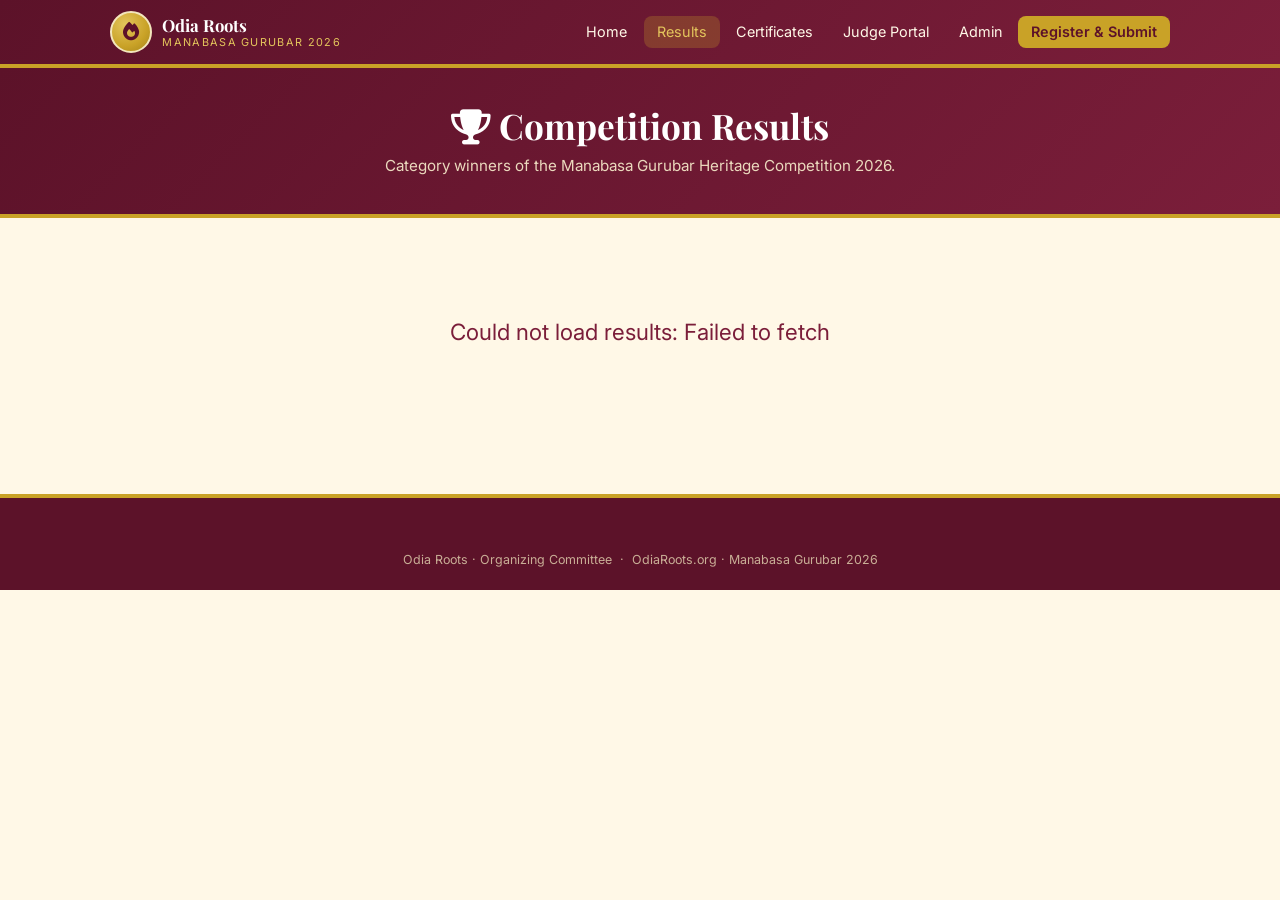
<file: results.html>
<!DOCTYPE html>
<html lang="en">
<head>
<meta charset="UTF-8">
<meta name="viewport" content="width=device-width, initial-scale=1.0">
<title>Results — Odia Roots Manabasa Competition 2026</title>
<link rel="preconnect" href="https://fonts.googleapis.com">
<link href="https://fonts.googleapis.com/css2?family=Playfair+Display:wght@500;600;700;800&family=Inter:wght@300;400;500;600;700&display=swap" rel="stylesheet">
<link rel="stylesheet" href="https://cdn.jsdelivr.net/npm/@fortawesome/fontawesome-free@6.4.0/css/all.min.css">
<link rel="stylesheet" href="css/style.css">
</head>
<body>

<header class="site-header">
  <nav class="nav-bar" aria-label="Main navigation">
    <a class="brand" href="index.html">
      <span class="brand-mark"><i class="fa-solid fa-fire" aria-hidden="true"></i></span>
      <span class="brand-text">
        <span class="brand-title">Odia Roots</span>
        <span class="brand-sub">Manabasa Gurubar 2026</span>
      </span>
    </a>
    <button class="nav-toggle" aria-label="Toggle menu"><i class="fa-solid fa-bars"></i></button>
    <ul class="nav-links">
      <li><a href="index.html">Home</a></li>
      <li><a href="results.html" class="active">Results</a></li>
      <li><a href="certificates.html">Certificates</a></li>
      <li><a href="judge.html">Judge Portal</a></li>
      <li><a href="admin.html">Admin</a></li>
      <li><a href="register.html" class="nav-cta">Register &amp; Submit</a></li>
    </ul>
  </nav>
</header>

<div class="page-title-band">
  <h1><i class="fa-solid fa-trophy" aria-hidden="true"></i> Competition Results</h1>
  <p>Category winners of the Manabasa Gurubar Heritage Competition 2026.</p>
</div>

<main class="section">
  <div class="container">
    <div id="loading" class="loading-spin"><i class="fa-solid fa-spinner fa-spin"></i> Loading results…</div>

    <!-- Not yet published -->
    <div id="not-published" class="hidden" style="max-width:560px;margin:2rem auto;text-align:center;">
      <div class="card" style="padding:2.5rem;">
        <div class="icon-circle" style="margin:0 auto 1rem;"><i class="fa-solid fa-hourglass-half" aria-hidden="true"></i></div>
        <h2 style="font-size:1.5rem;">Results Coming Soon</h2>
        <p class="mt-1">Judging is underway. Winners for all 8 categories will be announced here once the
        Organizing Committee finalizes the results. Please check back!</p>
        <a href="index.html" class="btn btn-maroon mt-3" style="display:inline-block;">Back to Home</a>
      </div>
    </div>

    <!-- Published results -->
    <div id="results-wrap" class="hidden">
      <div class="section-head">
        <span class="eyebrow">Congratulations</span>
        <h2>Our 2026 Winners</h2>
        <div class="divider-motif"><i class="fa-solid fa-fan" aria-hidden="true"></i></div>
        <p>Seven categories were decided by the judges' weighted scores; the People's Choice Award was decided by genuine Facebook community engagement.</p>
      </div>
      <div class="grid grid-2" id="winners-grid"></div>
    </div>
  </div>
</main>

<footer class="site-footer">
  <div class="footer-bottom" style="border-top:none;margin-top:0;">
    Odia Roots · Organizing Committee &nbsp;·&nbsp; OdiaRoots.org · Manabasa Gurubar 2026
  </div>
</footer>

<script src="js/utils.js"></script>
<script src="js/results.js"></script>
</body>
</html>
</file>
<file: css/style.css>
/* ==========================================================================
   Odia Roots — Manabasa Gurubar Heritage Competition 2026
   Theme: deep maroon #7B1E3A · gold #C9A227 · cream #FFF8E7
   ========================================================================== */

:root {
  --maroon: #7B1E3A;
  --maroon-dark: #5C1229;
  --maroon-light: #9A3352;
  --gold: #C9A227;
  --gold-light: #E3C55C;
  --gold-pale: #F3E6BC;
  --cream: #FFF8E7;
  --cream-dark: #F5EAD0;
  --ink: #3A2A2E;
  --ink-soft: #6B5A5E;
  --white: #FFFFFF;
  --danger: #B3261E;
  --success: #2E7D32;
  --radius: 12px;
  --shadow: 0 4px 18px rgba(90, 30, 50, 0.12);
  --font-head: 'Playfair Display', 'Times New Roman', serif;
  --font-body: 'Inter', 'Helvetica Neue', Arial, sans-serif;
}

* { box-sizing: border-box; margin: 0; padding: 0; }

html { scroll-behavior: smooth; }

body {
  font-family: var(--font-body);
  background: var(--cream);
  color: var(--ink);
  line-height: 1.6;
  font-size: 16px;
}

h1, h2, h3, h4 { font-family: var(--font-head); color: var(--maroon); line-height: 1.25; }

a { color: var(--maroon); }

img { max-width: 100%; }

.container { max-width: 1100px; margin: 0 auto; padding: 0 1.25rem; }

/* ---------- Header / Nav ---------- */
.site-header {
  background: linear-gradient(135deg, var(--maroon-dark), var(--maroon));
  color: var(--cream);
  border-bottom: 4px solid var(--gold);
  position: sticky;
  top: 0;
  z-index: 50;
}

.nav-bar {
  display: flex;
  align-items: center;
  justify-content: space-between;
  padding: 0.7rem 1.25rem;
  max-width: 1100px;
  margin: 0 auto;
  gap: 1rem;
}

.brand { display: flex; align-items: center; gap: 0.65rem; text-decoration: none; color: var(--cream); min-width: 0; }
.brand-mark {
  width: 42px; height: 42px; flex: 0 0 42px;
  border-radius: 50%;
  background: radial-gradient(circle at 35% 30%, var(--gold-light), var(--gold) 60%, #A6851B);
  display: flex; align-items: center; justify-content: center;
  color: var(--maroon-dark); font-size: 1.15rem;
  border: 2px solid var(--gold-pale);
}
.brand-text { display: flex; flex-direction: column; line-height: 1.15; min-width: 0; }
.brand-title { font-family: var(--font-head); font-weight: 700; font-size: 1.05rem; color: #fff; }
.brand-sub { font-size: 0.68rem; letter-spacing: 0.12em; text-transform: uppercase; color: var(--gold-light); white-space: nowrap; overflow: hidden; text-overflow: ellipsis; }

.nav-links { display: flex; gap: 0.25rem; align-items: center; list-style: none; flex-wrap: wrap; }
.nav-links a {
  color: var(--cream); text-decoration: none; font-size: 0.9rem;
  padding: 0.45rem 0.8rem; border-radius: 8px; transition: background 0.2s;
  white-space: nowrap;
}
.nav-links a:hover { background: rgba(255, 255, 255, 0.12); }
.nav-links a.active { background: rgba(201, 162, 39, 0.25); color: var(--gold-light); }
.nav-links a.nav-cta {
  background: var(--gold); color: var(--maroon-dark); font-weight: 600;
}
.nav-links a.nav-cta:hover { background: var(--gold-light); }

.nav-toggle {
  display: none; background: none; border: 1px solid rgba(255,255,255,0.4);
  color: var(--cream); font-size: 1.2rem; padding: 0.35rem 0.65rem; border-radius: 8px; cursor: pointer;
}

/* ---------- Hero ---------- */
.hero {
  background:
    radial-gradient(ellipse at 15% 20%, rgba(201,162,39,0.22), transparent 50%),
    radial-gradient(ellipse at 85% 80%, rgba(201,162,39,0.15), transparent 50%),
    linear-gradient(150deg, var(--maroon-dark) 0%, var(--maroon) 55%, #8E2A47 100%);
  color: var(--cream);
  text-align: center;
  padding: 4.5rem 1.25rem 5rem;
  position: relative;
  overflow: hidden;
}
.hero::after {
  content: "";
  position: absolute; left: 0; right: 0; bottom: 0; height: 14px;
  background: repeating-linear-gradient(90deg, var(--gold) 0 18px, transparent 18px 36px);
  opacity: 0.85;
}
.hero .kicker {
  display: inline-block; font-size: 0.78rem; letter-spacing: 0.22em; text-transform: uppercase;
  color: var(--gold-light); border: 1px solid rgba(201,162,39,0.6);
  padding: 0.35rem 1rem; border-radius: 999px; margin-bottom: 1.25rem;
}
.hero h1 { color: #fff; font-size: clamp(2rem, 5vw, 3.4rem); margin-bottom: 0.75rem; }
.hero h1 .gold { color: var(--gold-light); }
.hero .subtitle { max-width: 640px; margin: 0 auto 2rem; font-size: 1.08rem; color: #F6E9D2; }

.btn {
  display: inline-block; text-decoration: none; cursor: pointer; border: none;
  font-family: var(--font-body); font-size: 1rem; font-weight: 600;
  padding: 0.85rem 1.9rem; border-radius: 999px; transition: all 0.2s;
}
.btn-gold {
  background: linear-gradient(135deg, var(--gold-light), var(--gold));
  color: var(--maroon-dark);
  box-shadow: 0 4px 14px rgba(201, 162, 39, 0.45);
}
.btn-gold:hover { transform: translateY(-2px); box-shadow: 0 6px 20px rgba(201, 162, 39, 0.6); }
.btn-outline {
  background: transparent; color: var(--cream); border: 2px solid rgba(255,255,255,0.55);
}
.btn-outline:hover { border-color: var(--gold-light); color: var(--gold-light); }
.btn-maroon { background: var(--maroon); color: var(--cream); }
.btn-maroon:hover { background: var(--maroon-dark); }
.btn-sm { padding: 0.45rem 1rem; font-size: 0.85rem; }
.btn:disabled { opacity: 0.55; cursor: not-allowed; transform: none; }

.hero-actions { display: flex; gap: 0.9rem; justify-content: center; flex-wrap: wrap; }

.hero-stats {
  display: flex; justify-content: center; gap: 2.5rem; margin-top: 2.75rem; flex-wrap: wrap;
}
.hero-stat { text-align: center; }
.hero-stat .num { font-family: var(--font-head); font-size: 1.7rem; color: var(--gold-light); font-weight: 700; }
.hero-stat .lbl { font-size: 0.78rem; text-transform: uppercase; letter-spacing: 0.1em; color: #EBD9BD; }

/* ---------- Sections ---------- */
.section { padding: 3.5rem 0; }
.section-alt { background: var(--white); }
.section-head { text-align: center; max-width: 640px; margin: 0 auto 2.5rem; }
.section-head .eyebrow {
  font-size: 0.75rem; letter-spacing: 0.2em; text-transform: uppercase;
  color: var(--gold); font-weight: 700;
}
.section-head h2 { font-size: clamp(1.6rem, 3.5vw, 2.3rem); margin: 0.4rem 0 0.6rem; }
.section-head p { color: var(--ink-soft); }

.divider-motif {
  display: flex; align-items: center; justify-content: center; gap: 0.6rem;
  color: var(--gold); margin: 0.6rem 0;
}
.divider-motif::before, .divider-motif::after {
  content: ""; height: 1px; width: 60px; background: linear-gradient(90deg, transparent, var(--gold));
}
.divider-motif::after { background: linear-gradient(90deg, var(--gold), transparent); }

/* ---------- Cards / Grids ---------- */
.grid { display: grid; gap: 1.25rem; }
.grid-3 { grid-template-columns: repeat(3, 1fr); }
.grid-4 { grid-template-columns: repeat(4, 1fr); }
.grid-2 { grid-template-columns: repeat(2, 1fr); }

.card {
  background: var(--white); border-radius: var(--radius);
  padding: 1.5rem; box-shadow: var(--shadow);
  border-top: 3px solid var(--gold);
}
.card h3 { font-size: 1.12rem; margin-bottom: 0.5rem; }
.card p { font-size: 0.92rem; color: var(--ink-soft); }
.card .icon-circle {
  width: 52px; height: 52px; border-radius: 50%; margin-bottom: 0.9rem;
  background: linear-gradient(135deg, var(--maroon), var(--maroon-light));
  color: var(--gold-light); display: flex; align-items: center; justify-content: center;
  font-size: 1.3rem;
}

.category-card {
  background: var(--white); border: 1px solid var(--cream-dark);
  border-left: 4px solid var(--maroon); border-radius: 10px;
  padding: 1.1rem 1.25rem; box-shadow: var(--shadow);
  display: flex; gap: 0.9rem; align-items: flex-start;
}
.category-card .cat-num {
  font-family: var(--font-head); font-weight: 700; font-size: 1.25rem;
  color: var(--gold); flex: 0 0 auto; line-height: 1.3;
}
.category-card h3 { font-size: 1rem; margin-bottom: 0.2rem; }
.category-card .award-name { font-size: 0.8rem; color: var(--gold); font-weight: 600; font-style: italic; }
.category-card p { font-size: 0.85rem; color: var(--ink-soft); margin-top: 0.25rem; }

/* Steps */
.steps { counter-reset: step; }
.step {
  display: flex; gap: 1rem; align-items: flex-start; background: var(--white);
  border-radius: var(--radius); padding: 1.25rem 1.4rem; box-shadow: var(--shadow); margin-bottom: 1rem;
}
.step-num {
  flex: 0 0 44px; height: 44px; border-radius: 50%;
  background: linear-gradient(135deg, var(--gold-light), var(--gold));
  color: var(--maroon-dark); font-family: var(--font-head); font-weight: 700; font-size: 1.2rem;
  display: flex; align-items: center; justify-content: center;
}
.step h3 { font-size: 1.05rem; }
.step p { font-size: 0.9rem; color: var(--ink-soft); }

/* Rules list */
.rules-list { list-style: none; }
.rules-list li {
  position: relative; padding: 0.5rem 0 0.5rem 2rem; font-size: 0.95rem; color: var(--ink);
  border-bottom: 1px dashed var(--cream-dark);
}
.rules-list li i { position: absolute; left: 0.25rem; top: 0.75rem; color: var(--gold); }

/* ---------- Forms ---------- */
.form-shell {
  max-width: 760px; margin: 0 auto; background: var(--white);
  border-radius: 16px; box-shadow: var(--shadow); overflow: hidden;
  border: 1px solid var(--cream-dark);
}
.form-banner {
  background: linear-gradient(135deg, var(--maroon-dark), var(--maroon));
  color: var(--cream); padding: 1.75rem 2rem; border-bottom: 4px solid var(--gold);
}
.form-banner h1, .form-banner h2 { color: #fff; font-size: 1.5rem; }
.form-banner p { font-size: 0.9rem; color: #EBD9BD; margin-top: 0.3rem; }
.form-body { padding: 2rem; }

fieldset { border: none; margin-bottom: 1.75rem; }
fieldset legend {
  font-family: var(--font-head); color: var(--maroon); font-size: 1.15rem; font-weight: 700;
  margin-bottom: 1rem; padding-bottom: 0.4rem; border-bottom: 2px solid var(--gold-pale); width: 100%;
}

.form-row { display: grid; grid-template-columns: 1fr 1fr; gap: 1rem; }
.form-group { margin-bottom: 1.1rem; }
.form-group label { display: block; font-weight: 600; font-size: 0.9rem; margin-bottom: 0.35rem; color: var(--ink); }
.form-group label .req { color: var(--danger); }
.form-group .hint { font-size: 0.78rem; color: var(--ink-soft); margin-top: 0.3rem; }

input[type="text"], input[type="email"], input[type="tel"], input[type="url"],
input[type="number"], input[type="password"], input[type="date"], select, textarea {
  width: 100%; padding: 0.7rem 0.9rem; font-family: var(--font-body); font-size: 0.95rem;
  border: 1.5px solid #DCCFAF; border-radius: 8px; background: var(--cream);
  color: var(--ink); transition: border 0.2s, box-shadow 0.2s;
}
input:focus, select:focus, textarea:focus {
  outline: none; border-color: var(--gold);
  box-shadow: 0 0 0 3px rgba(201, 162, 39, 0.2); background: #fff;
}
input[type="file"] { width: 100%; padding: 0.6rem; border: 1.5px dashed var(--gold); border-radius: 8px; background: var(--cream); font-size: 0.88rem; }
textarea { min-height: 100px; resize: vertical; }

input.invalid, select.invalid, textarea.invalid { border-color: var(--danger); }
.field-error { color: var(--danger); font-size: 0.8rem; margin-top: 0.3rem; display: none; }
.field-error.show { display: block; }

.radio-row { display: flex; gap: 1.25rem; flex-wrap: wrap; }
.radio-pill {
  display: flex; align-items: center; gap: 0.5rem; padding: 0.6rem 1.1rem;
  border: 1.5px solid #DCCFAF; border-radius: 999px; cursor: pointer;
  background: var(--cream); font-size: 0.92rem; transition: all 0.15s;
}
.radio-pill:has(input:checked) { border-color: var(--maroon); background: var(--maroon); color: var(--cream); }
.radio-pill input { accent-color: var(--gold); }

.conditional-block { display: none; margin-top: 0.5rem; }
.conditional-block.show { display: block; }

.alert {
  padding: 0.9rem 1.1rem; border-radius: 10px; font-size: 0.92rem; margin-bottom: 1.1rem;
}
.alert-error { background: #FDECEA; color: var(--danger); border: 1px solid #F5C6C0; }
.alert-success { background: #EAF5EB; color: var(--success); border: 1px solid #C6E3C8; }
.alert-info { background: var(--gold-pale); color: #6B5410; border: 1px solid var(--gold-light); }

/* Confirmation */
.confirm-panel { text-align: center; padding: 2.5rem 1.5rem; }
.confirm-panel .check-circle {
  width: 76px; height: 76px; margin: 0 auto 1.25rem; border-radius: 50%;
  background: linear-gradient(135deg, var(--gold-light), var(--gold));
  color: var(--maroon-dark); font-size: 2rem;
  display: flex; align-items: center; justify-content: center;
}
.entry-id-badge {
  display: inline-block; font-family: var(--font-head); font-size: 1.9rem; font-weight: 700;
  color: var(--maroon); background: var(--gold-pale); border: 2px dashed var(--gold);
  padding: 0.6rem 1.8rem; border-radius: 12px; margin: 0.9rem 0; letter-spacing: 0.06em;
}

/* ---------- Login gate ---------- */
.login-shell {
  max-width: 420px; margin: 4rem auto; background: var(--white);
  border-radius: 16px; box-shadow: var(--shadow); padding: 2.25rem;
  border-top: 5px solid var(--gold); text-align: center;
}
.login-shell .lock-circle {
  width: 64px; height: 64px; margin: 0 auto 1rem; border-radius: 50%;
  background: linear-gradient(135deg, var(--maroon), var(--maroon-light));
  color: var(--gold-light); font-size: 1.5rem;
  display: flex; align-items: center; justify-content: center;
}

/* ---------- Tables ---------- */
.table-wrap { overflow-x: auto; border-radius: 10px; border: 1px solid var(--cream-dark); background: #fff; }
table.data-table { width: 100%; border-collapse: collapse; font-size: 0.87rem; min-width: 640px; }
.data-table th {
  background: var(--maroon); color: var(--cream); text-align: left;
  padding: 0.65rem 0.8rem; font-weight: 600; font-size: 0.78rem;
  text-transform: uppercase; letter-spacing: 0.05em; white-space: nowrap;
}
.data-table td { padding: 0.6rem 0.8rem; border-bottom: 1px solid var(--cream-dark); vertical-align: top; }
.data-table tbody tr:nth-child(even) { background: var(--cream); }
.data-table tbody tr:hover { background: var(--gold-pale); }

.badge { display: inline-block; padding: 0.2rem 0.6rem; border-radius: 999px; font-size: 0.72rem; font-weight: 600; white-space: nowrap; }
.badge-gold { background: var(--gold-pale); color: #6B5410; border: 1px solid var(--gold-light); }
.badge-maroon { background: var(--maroon); color: var(--cream); }
.badge-green { background: #EAF5EB; color: var(--success); border: 1px solid #C6E3C8; }
.badge-red { background: #FDECEA; color: var(--danger); border: 1px solid #F5C6C0; }
.badge-grey { background: #EEE9DC; color: var(--ink-soft); }

/* ---------- Admin / dashboard ---------- */
.stat-card {
  background: var(--white); border-radius: var(--radius); padding: 1.2rem 1.4rem;
  box-shadow: var(--shadow); border-left: 4px solid var(--gold);
}
.stat-card .stat-num { font-family: var(--font-head); font-size: 2rem; font-weight: 700; color: var(--maroon); }
.stat-card .stat-lbl { font-size: 0.8rem; text-transform: uppercase; letter-spacing: 0.08em; color: var(--ink-soft); }

.tabs { display: flex; gap: 0.4rem; flex-wrap: wrap; margin-bottom: 1.5rem; border-bottom: 2px solid var(--cream-dark); padding-bottom: 0.6rem; }
.tab-btn {
  background: none; border: 1.5px solid var(--cream-dark); color: var(--ink-soft);
  padding: 0.5rem 1.1rem; border-radius: 999px; cursor: pointer; font-size: 0.88rem; font-weight: 600;
  font-family: var(--font-body); transition: all 0.15s;
}
.tab-btn:hover { border-color: var(--gold); color: var(--maroon); }
.tab-btn.active { background: var(--maroon); border-color: var(--maroon); color: var(--cream); }
.tab-panel { display: none; }
.tab-panel.active { display: block; }

.bar-row { display: flex; align-items: center; gap: 0.7rem; margin-bottom: 0.55rem; font-size: 0.85rem; }
.bar-label { flex: 0 0 220px; text-align: right; color: var(--ink); white-space: nowrap; overflow: hidden; text-overflow: ellipsis; }
.bar-track { flex: 1; background: var(--cream-dark); border-radius: 999px; height: 18px; overflow: hidden; }
.bar-fill { height: 100%; background: linear-gradient(90deg, var(--maroon), var(--maroon-light)); border-radius: 999px; min-width: 2px; }
.bar-val { flex: 0 0 34px; font-weight: 700; color: var(--maroon); }

.filter-bar { display: flex; gap: 0.75rem; flex-wrap: wrap; margin-bottom: 1.1rem; align-items: center; }
.filter-bar input, .filter-bar select { width: auto; min-width: 160px; flex: 1; max-width: 320px; }

/* ---------- Results ---------- */
.winner-card {
  background: linear-gradient(150deg, #fff, var(--cream));
  border: 2px solid var(--gold); border-radius: 14px; padding: 1.5rem;
  box-shadow: var(--shadow); position: relative; overflow: hidden;
}
.winner-card::before {
  content: "\f091"; font-family: "Font Awesome 6 Free"; font-weight: 900;
  position: absolute; right: -12px; top: -14px; font-size: 5.5rem; color: rgba(201,162,39,0.12);
}
.winner-card .cat-label { font-size: 0.72rem; letter-spacing: 0.15em; text-transform: uppercase; color: var(--gold); font-weight: 700; }
.winner-card h3 { font-size: 1.3rem; margin: 0.3rem 0 0.15rem; }
.winner-card .award-title { color: var(--maroon-light); font-style: italic; font-size: 0.92rem; }
.winner-card .score-line { margin-top: 0.7rem; font-size: 0.88rem; color: var(--ink-soft); }
.winner-card .score-line strong { color: var(--maroon); font-size: 1.05rem; }

.rank-list { list-style: none; margin-top: 0.9rem; }
.rank-list li {
  display: flex; justify-content: space-between; gap: 0.75rem; padding: 0.45rem 0;
  border-bottom: 1px dashed var(--cream-dark); font-size: 0.88rem;
}
.rank-list .rk { color: var(--gold); font-weight: 700; flex: 0 0 auto; }
.rank-list .nm { flex: 1; min-width: 0; overflow: hidden; text-overflow: ellipsis; }
.rank-list .sc { font-weight: 700; color: var(--maroon); }

/* ---------- Score inputs ---------- */
.score-grid { display: grid; grid-template-columns: 1fr 110px; gap: 0.6rem 1rem; align-items: center; }
.score-grid .crit-label { font-size: 0.9rem; font-weight: 600; }
.score-grid .crit-label .wt { color: var(--gold); font-size: 0.78rem; font-weight: 700; margin-left: 0.3rem; }
.score-grid input[type="number"] { text-align: center; font-weight: 700; }

.score-preview {
  margin-top: 1.25rem; background: var(--gold-pale); border: 1px solid var(--gold-light);
  border-radius: 10px; padding: 0.9rem 1.2rem; display: flex; justify-content: space-between; align-items: center;
}
.score-preview .val { font-family: var(--font-head); font-size: 1.6rem; font-weight: 700; color: var(--maroon); }

/* ---------- Footer ---------- */
.site-footer {
  background: var(--maroon-dark); color: #E8D5BC; margin-top: 3rem;
  border-top: 4px solid var(--gold); padding: 2.25rem 0 1.25rem;
}
.footer-grid { display: grid; grid-template-columns: 2fr 1fr 1fr; gap: 2rem; max-width: 1100px; margin: 0 auto; padding: 0 1.25rem; }
.site-footer h4 { color: var(--gold-light); font-size: 1rem; margin-bottom: 0.6rem; }
.site-footer a { color: #E8D5BC; text-decoration: none; font-size: 0.88rem; }
.site-footer a:hover { color: var(--gold-light); }
.site-footer ul { list-style: none; }
.site-footer li { margin-bottom: 0.4rem; }
.footer-bottom {
  text-align: center; font-size: 0.78rem; color: #C9AE96; margin-top: 2rem;
  padding: 1rem 1.25rem 0; border-top: 1px solid rgba(255,255,255,0.12);
}

.page-title-band {
  background: linear-gradient(135deg, var(--maroon-dark), var(--maroon));
  color: var(--cream); padding: 2.25rem 1.25rem; text-align: center;
  border-bottom: 4px solid var(--gold);
}
.page-title-band h1 { color: #fff; font-size: clamp(1.5rem, 4vw, 2.2rem); }
.page-title-band p { color: #EBD9BD; font-size: 0.95rem; margin-top: 0.35rem; }

.muted { color: var(--ink-soft); }
.text-center { text-align: center; }
.mt-1 { margin-top: 0.5rem; } .mt-2 { margin-top: 1rem; } .mt-3 { margin-top: 1.5rem; } .mt-4 { margin-top: 2rem; }
.mb-2 { margin-bottom: 1rem; } .mb-3 { margin-bottom: 1.5rem; }
.hidden { display: none !important; }

.loading-spin { text-align: center; padding: 2.5rem; color: var(--maroon); font-size: 1.4rem; }

/* ---------- Responsive ---------- */
@media (max-width: 900px) {
  .grid-4 { grid-template-columns: repeat(2, 1fr); }
  .grid-3 { grid-template-columns: repeat(2, 1fr); }
  .footer-grid { grid-template-columns: 1fr 1fr; }
  .bar-label { flex-basis: 140px; font-size: 0.78rem; }
}

@media (max-width: 640px) {
  .nav-toggle { display: block; }
  .nav-links {
    display: none; position: absolute; top: 100%; left: 0; right: 0;
    background: var(--maroon-dark); flex-direction: column; align-items: stretch;
    padding: 0.75rem 1rem 1rem; gap: 0.35rem; border-bottom: 3px solid var(--gold);
    box-shadow: 0 8px 20px rgba(0,0,0,0.25);
  }
  .nav-links.open { display: flex; }
  .nav-links a { padding: 0.7rem 0.9rem; }
  .grid-3, .grid-2, .grid-4 { grid-template-columns: 1fr; }
  .form-row { grid-template-columns: 1fr; }
  .form-body { padding: 1.25rem; }
  .form-banner { padding: 1.25rem; }
  .footer-grid { grid-template-columns: 1fr; }
  .hero { padding: 3rem 1rem 3.5rem; }
  .hero-stats { gap: 1.5rem; }
  .score-grid { grid-template-columns: 1fr 90px; }
  .bar-label { flex-basis: 110px; }
  .filter-bar input, .filter-bar select { max-width: none; }
}
</file>
